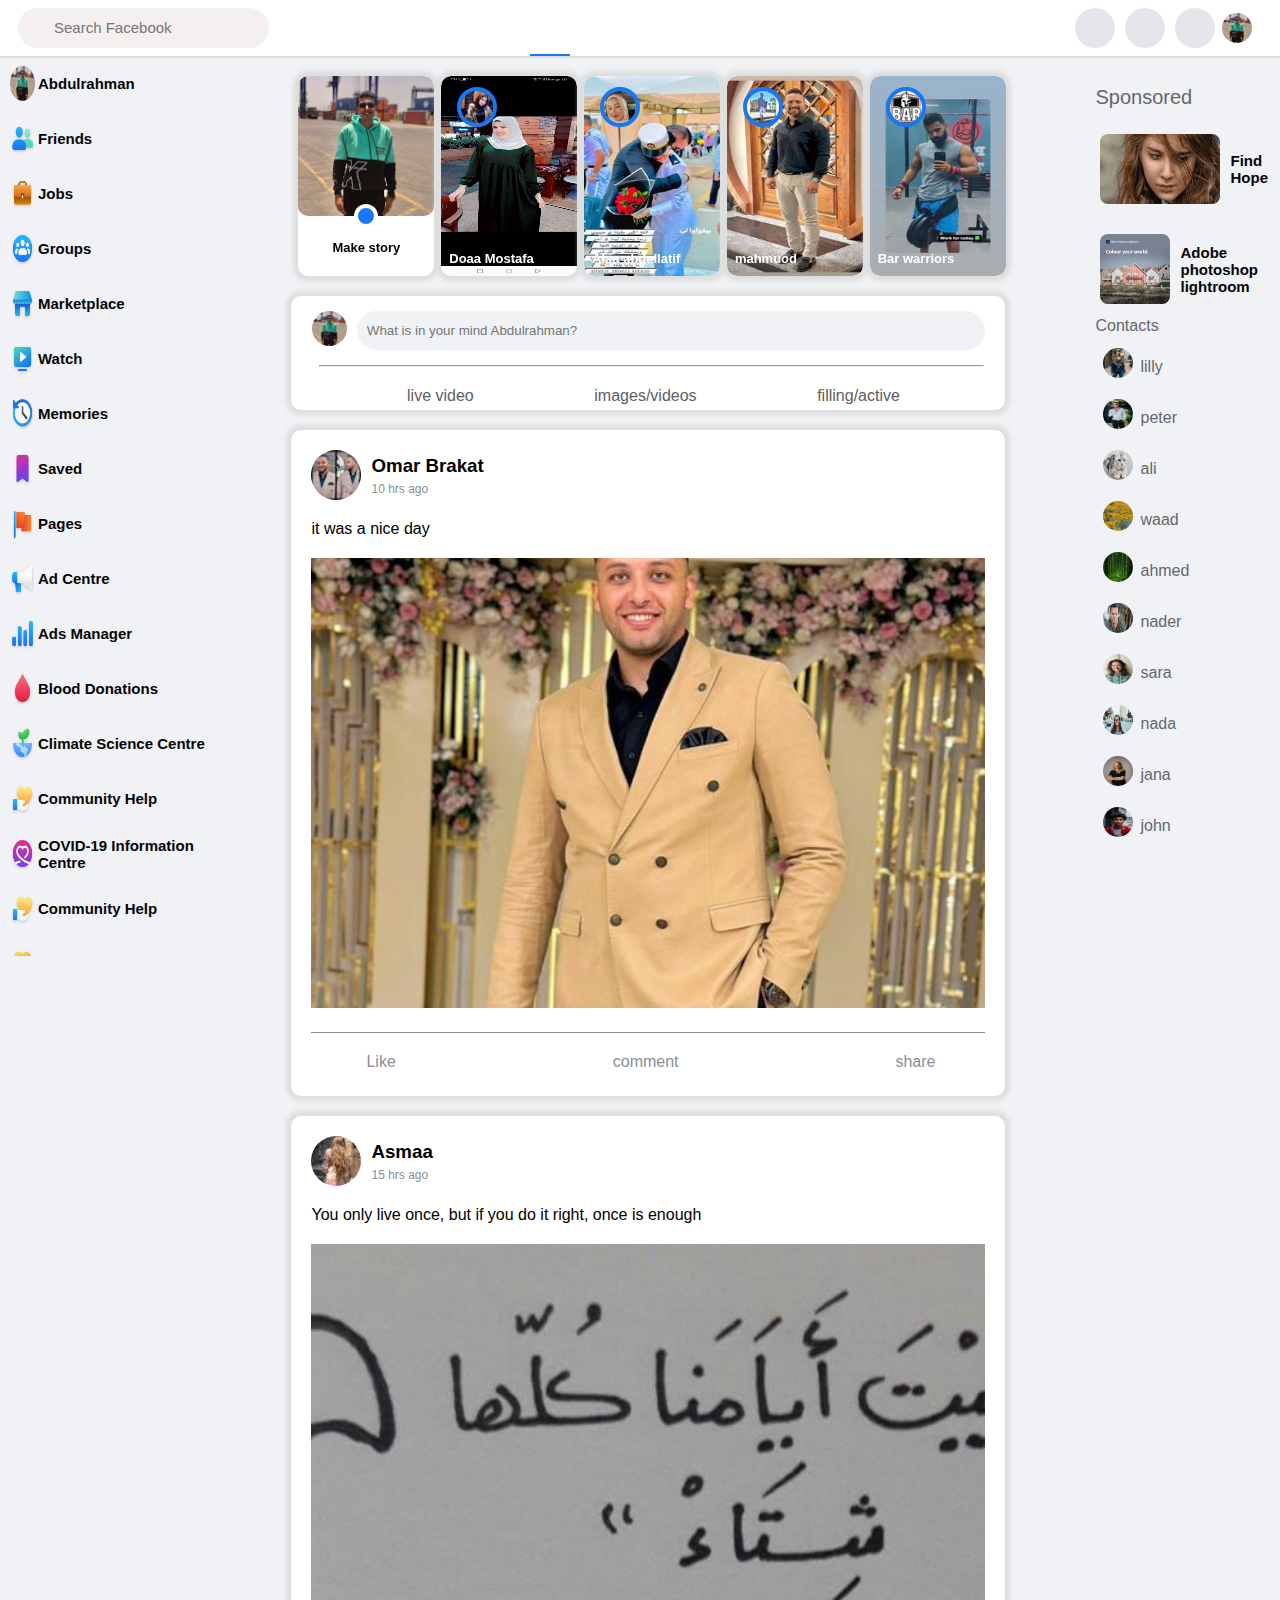
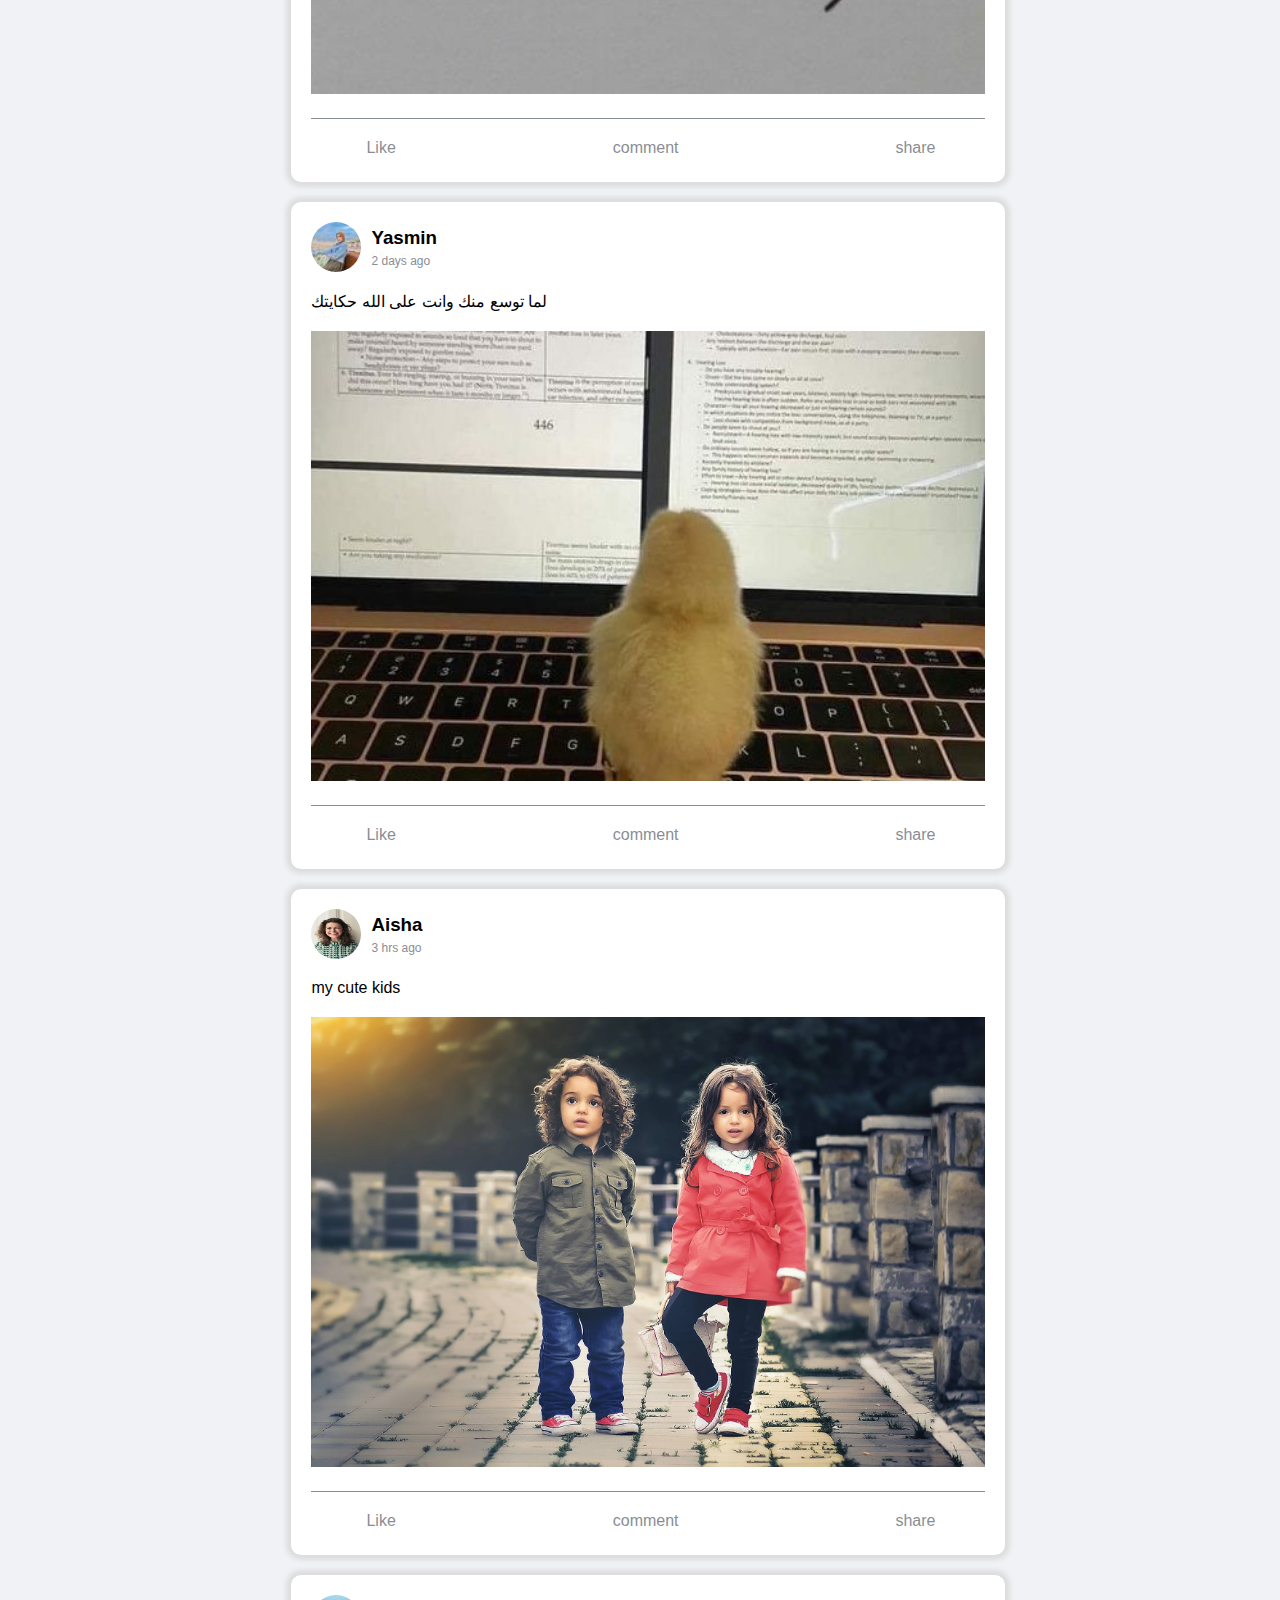
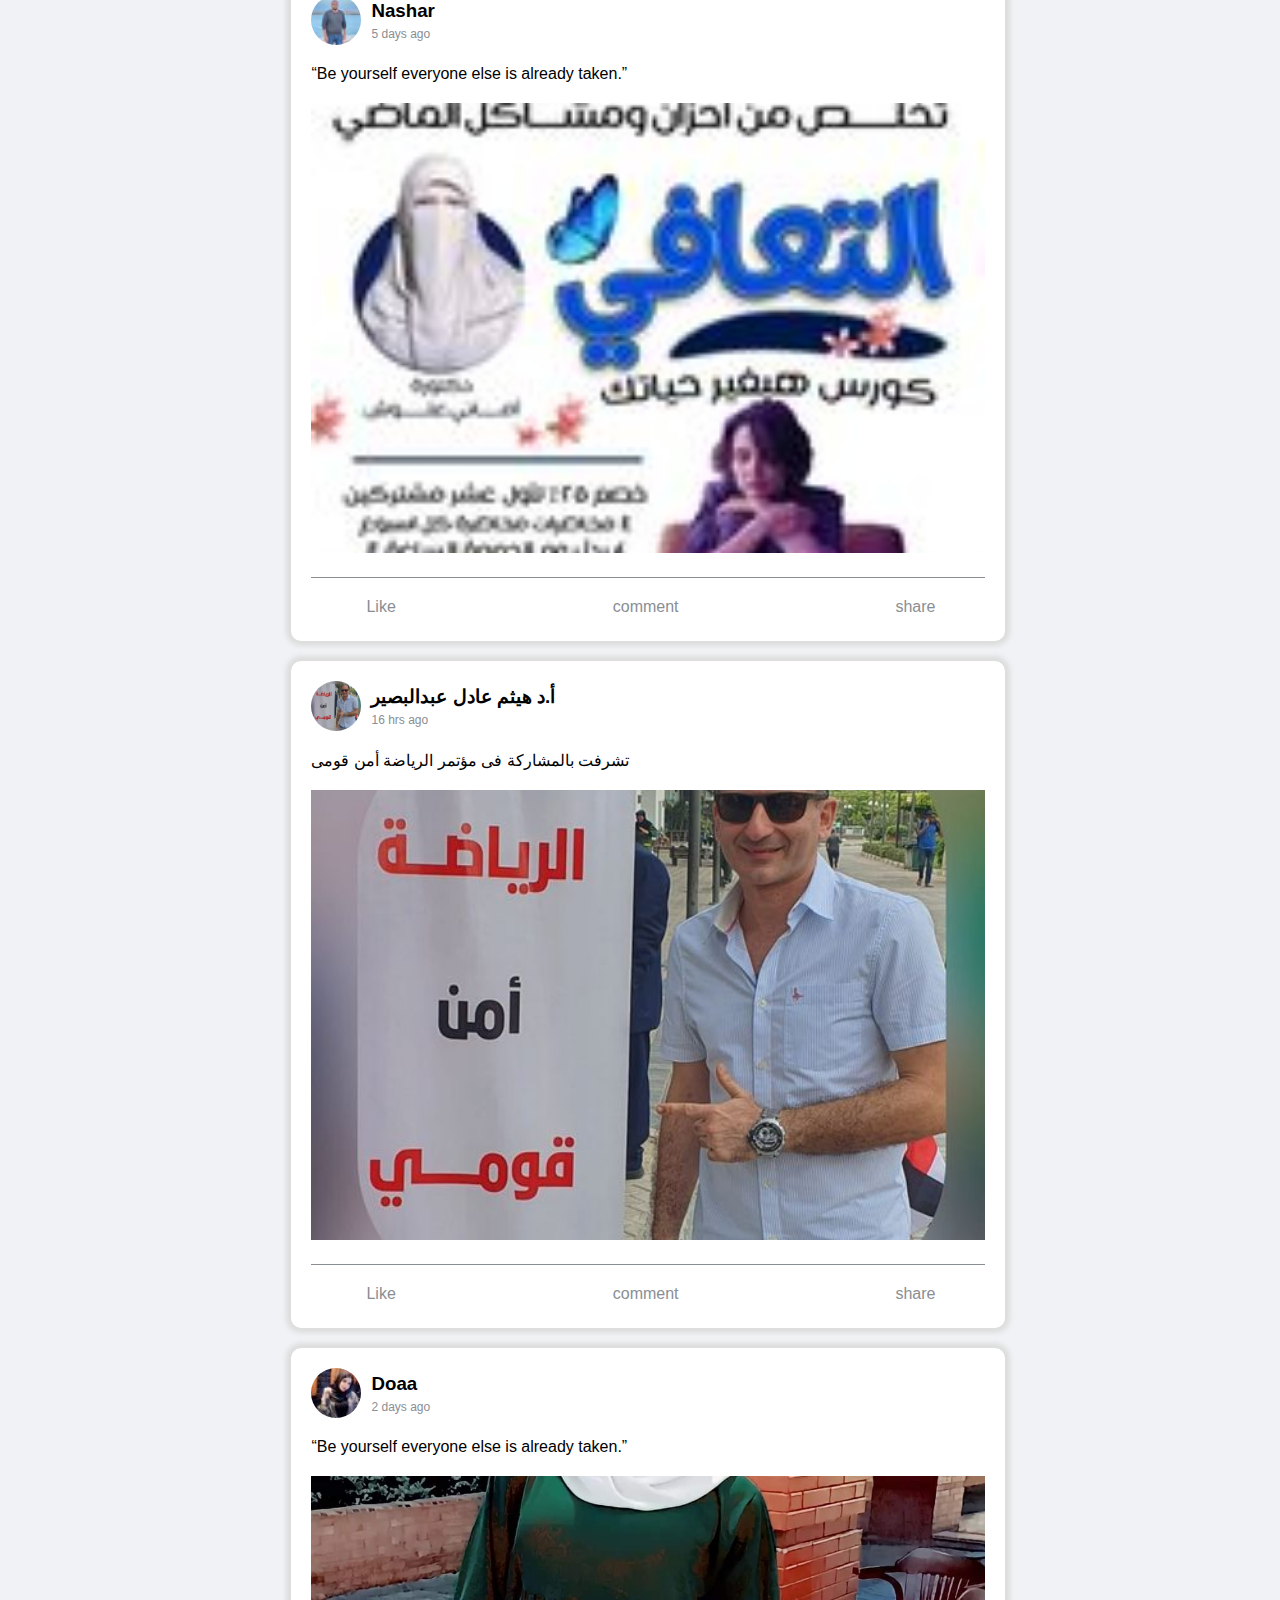
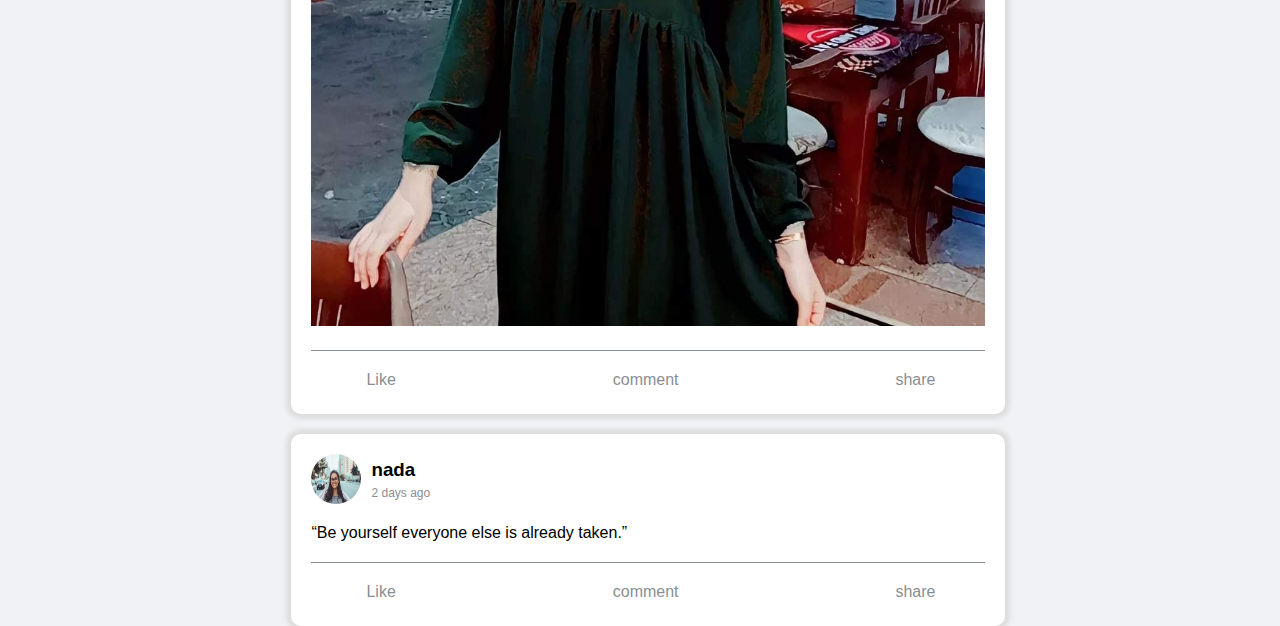
<file: index.html>
<!DOCTYPE html>
<html lang="en">
<head>
    <meta charset="UTF-8">
    <meta http-equiv="X-UA-Compatible" content="IE=edge">
    <meta name="viewport" content="width=device-width, initial-scale=1.0">
    <title>Facebook</title>
    <link rel="stylesheet" href="https://cdnjs.cloudflare.com/ajax/libs/font-awesome/6.0.0-beta2/css/all.min.css"
    integrity="sha512-YWzhKL2whUzgiheMoBFwW8CKV4qpHQAEuvilg9FAn5VJUDwKZZxkJNuGM4XkWuk94WCrrwslk8yWNGmY1EduTA=="
    crossorigin="anonymous" referrerpolicy="no-referrer" 
    <link rel="shortcut icon" href="images/facebook.png" >
    <link rel="stylesheet" href="style.css">
</head>
<body>


    <nav>
        <div class="nav-left" >
            <i class="fab fa-facebook"></i>

            <div class="search">
                <input type="text" placeholder="Search Facebook">
                <i class="fas fa-search"></i>    
            </div>

        </div>

        <div class="nav-middle">
            <a href="#" class="active">
                <i class="fa fa-home"></i>
            </a>

            <a href="#">
                <i class="fas fa-tv"></i>
            </a>

            <a href="#">
                <i class="fas fa-store"></i>
            </a>

            <a href="#">
                <i class="fa fa-users"></i>
            </a>
            <a href="">
                <i class="fas fa-puzzle-piece"></i>
            </a>
        </div>

        <div class="nav-right">

            <a href="#">
                <i class="fas fa-bars"></i>
            </a>
            <a href="#">
                <i class="fab fa-facebook-messenger"></i>
            </a>
            <a href="#">
                <i class="fa fa-bell"></i>
            </a>
            
            <div class="profile">
                <img src="images/unnamed.jpg" alt="user">
            </div>

        </div>
    </nav>



    <section class="sec_All">
        <div class="left_side">
            <ul>
                <li>
                    <img class="userImg" src="images/unnamed.jpg" alt="user">
                    <p>Abdulrahman</p>
                </li>
                <li>
                    <img src="images/-XF4FQcre_i.png" alt="Friends">
                    <p>Friends</p>
                </li>
                <li>
                    <img src="images/EWFR9xI64Mg.png" alt="Jobs">
                    <p>Jobs</p>
                </li>
                <li>
                    <img src="images/mk4dH3FK0jT.png" alt="Groups">
                    <p>Groups</p>
                </li>
                <li>
                    <img src="images/9BDqQflVfXI.png" alt="MarketPlace">
                    <p>Marketplace</p>
                </li>
                <li>
                    <img src="images/A1HlI2LVo58.png" alt="">
                    <p>Watch</p>
                </li>
                <li>
                    <img src="images/AYj2837MmgX.png" alt="user">
                    <p>Memories</p>
                </li>
                <li>
                    <img src="images/2uPlV4oORjU.png" alt="user">
                    <p>Saved</p>
                </li>
                <li>
                    <img src="images/i7hepQ2OeZg.png" alt="user">
                    <p>Pages</p>
                </li>
                <li>
                    <img src="images/_JPdPzLmp9j.png" alt="user">
                    <p>Ad Centre</p>
                </li>
                <li>
                    <img src="images/qR88GIDM38e.png" alt="user">
                    <p>Ads Manager</p>
                </li>
                <li>
                    <img src="images/K4SvMBrrneO.png" alt="user">
                    <p>Blood Donations</p>
                </li>
                <li>
                    <img src="images/tKwWVioirmj.png" alt="user">
                    <p>Climate Science Centre</p>
                </li>
                <li>
                    <img src="images/WreZVYrGEZH.png" alt="user">
                    <p>Community Help</p>
                </li>
                <li>
                    <img src="images/tInzwsw2pVX.png" alt="user">
                    <p>COVID-19 Information Centre</p>
                </li>

                <li>
                    <img src="images/WreZVYrGEZH.png" alt="user">
                    <p>Community Help</p>
                </li>
                <li>
                    <img src="images/c.png" alt="user">
                    <p>Emotional Health</p>
                </li>
                <li>
                    <img src="images/9-o1e6LN_TX.png" alt="user">
                    <p>Events</p>
                </li>
                <li>
                    <img src="images/xH4w-lk44we.png" alt="user">
                    <p>Facebook Pay</p>
                </li>
            </ul>
        </div>

        <div class="middle">
            <div class="container">
                <div class="firstleft  ">
                    <img class="firstimg" src="images/unnamed.jpg" alt="first">
                    <a href="#"><i class="fa-solid fa-plus icons"></i></a>
                    <p>Make story</p>
                </div>
                <div class="firstleft second2">
                    <a href="#"><img class="small" src="images/do.jpg" alt="second"></a>
                    <img class="firstimg second" src="images/doaa.jpg" alt="second">
                    <p>Doaa Mostafa</p>
                </div>

                <div class="firstleft second2">
                    <a href="#"><img class="small" src="images/al.jpg" alt="third"> </a>
                    <a href="#"><img class="firstimg second" src="images/alaa.jpg" alt="first"> </a>
                    <p>Alaa abdellatif</p>
                </div>
                <div class="firstleft second2">
                    <a href="#"><img class="small" src="images/mo.jpg" alt="fourth"> </a>
                    <img class="firstimg second" src="images/mahmud.jpg" alt="first">
                    <p>mahmuod</p>
                </div>
                <div class="firstleft second2">
                    <a href="#"><img class="small" src="images/bar.jpg" alt=""> </a>
                    <img class="firstimg second" src="images/mosaab.jpg" alt="first">
                    <p>Bar warriors</p>
                </div>
            </div>



            <div class="mind">

                <div class="mind2">
                    <a href="#"> <img class="inmind" src="images/unnamed.jpg" alt="hob"></a>
                    <input type="text" placeholder="What is in your mind Abdulrahman?">
                </div>

                <hr>


                <div class="under">
                    <div class="firstu">
                        <a href="#"><i class="fas fa-video"></i></a>
                        <a href="#" class="caption">live video</a>
                    </div>
                    <div class="firstu">
                        <a href="#"><i class="fas fa-images"></i></a>
                        <a href="#" class="caption">images/videos</a>
                    </div>
                    <div class="firstu">
                        <a href="#"><i class="far fa-laugh"></i></a>
                        <a href="#" class="caption">filling/active</a>
                    </div>
                </div>



            </div>



            <div class="Fpost">
                <div class="postDetails">


                    <div class="postDetail">
                        <img src="images/om.jpg" alt="">

                        <div>
                            <h3>Omar Brakat</h3>
                            <p>10 hrs ago</p>
                        </div>

                    </div>

                    <i class="fas fa-ellipsis-h"></i>


                </div>


                <div class="thepost">
                    <p>it was a nice day</p>
                    <img src="images/omar.jpg" alt="">
                </div>




                <div class="reacts">
                    <div>
                        <i class="far fa-thumbs-up"></i>

                        <p>Like</p>
                    </div>
                    <div>
                        <i class="far fa-comment"></i>

                        <p>comment</p>
                    </div>
                    <div>
                        <i class="fas fa-share"></i>


                        <p>share</p>
                    </div>

                </div>

            </div>


            
            <div class="Fpost">
                <div class="postDetails">
                    <div class="postDetail">
                        <img src="images/as.jpg" alt="">
                        <div>
                            <h3>Asmaa </h3>
                            <p>15 hrs ago</p>
                        </div>
                    </div>
                    <i class="fas fa-ellipsis-h"></i>
                </div>
                <div class="thepost">
                    <p>You only live once, but if you do it right, once is enough</p>
                    <img src="images/asm.jpg" alt="">
                </div>
                <div class="reacts">
                    <div>
                        <i class="far fa-thumbs-up"></i>

                        <p>Like</p>
                    </div>
                    <div>
                        <i class="far fa-comment"></i>

                        <p>comment</p>
                    </div>
                    <div>
                        <i class="fas fa-share"></i>


                        <p>share</p>
                    </div>

                </div>
            </div>



            <div class="Fpost">
                <div class="postDetails">
                    <div class="postDetail">
                        <img src="images/ya.jpg" alt="">
                        <div>
                            <h3>Yasmin </h3>
                            <p>2 days ago</p>
                        </div>
                    </div>
                    <i class="fas fa-ellipsis-h"></i>
                </div>
                <div class="thepost">
                    <p>لما توسع منك وانت على الله حكايتك</p>
                    <img width="100px" src="images/koko.jpg" alt="">
                </div>
                <div class="reacts">
                    <div>
                        <i class="far fa-thumbs-up"></i>

                        <p>Like</p>
                    </div>
                    <div>
                        <i class="far fa-comment"></i>

                        <p>comment</p>
                    </div>
                    <div>
                        <i class="fas fa-share"></i>


                        <p>share</p>
                    </div>

                </div>


            </div>
            <div class="Fpost">
                <div class="postDetails">
                    <div class="postDetail">
                        <img src="images/pexels-photo-774909.jpeg" alt="">
                        <div>
                            <h3>Aisha </h3>
                            <p>3 hrs ago</p>
                        </div>
                    </div>
                    <i class="fas fa-ellipsis-h"></i>
                </div>
                <div class="thepost">
                    <p>my cute kids</p>
                    <img width="100px" src="images/child-childrens-baby-children-s.jpg" alt="">
                </div>
                <div class="reacts">
                    <div>
                        <i class="far fa-thumbs-up"></i>

                        <p>Like</p>
                    </div>
                    <div>
                        <i class="far fa-comment"></i>

                        <p>comment</p>
                    </div>
                    <div>
                        <i class="fas fa-share"></i>


                        <p>share</p>
                    </div>

                </div>


            </div>
            <div class="Fpost">
                <div class="postDetails">
                    <div class="postDetail">
                        <img src="images/nash.jpg" alt="">
                        <div>
                            <h3>Nashar </h3>
                            <p>5 days ago</p>
                        </div>
                    </div>
                    <i class="fas fa-ellipsis-h"></i>
                </div>
                <div class="thepost">
                    <p>“Be yourself everyone else is already taken.”</p>
                    <img width="100px" src="images/387774063_6694553823965159_3878451281552705275_n.jpg" alt="">
                </div>
                <div class="reacts">
                    <div>
                        <i class="far fa-thumbs-up"></i>

                        <p>Like</p>
                    </div>
                    <div>
                        <i class="far fa-comment"></i>

                        <p>comment</p>
                    </div>
                    <div>
                        <i class="fas fa-share"></i>


                        <p>share</p>
                    </div>

                </div>
            </div>

            <div class="Fpost">
                <div class="postDetails">
                    <div class="postDetail">
                        <img src="images/hytham.jpg" alt="">
                        <div>
                            <h3>أ.د هيثم عادل عبدالبصير </h3>
                            <p>16 hrs ago</p>
                        </div>
                    </div>
                    <i class="fas fa-ellipsis-h"></i>
                </div>
                <div class="thepost">
                    <p>تشرفت بالمشاركة فى مؤتمر الرياضة أمن قومى</p>
                    <img width="100px" src="images/hytham.jpg" alt="">
                </div>
                <div class="reacts">
                    <div>
                        <i class="far fa-thumbs-up"></i>

                        <p>Like</p>
                    </div>
                    <div>
                        <i class="far fa-comment"></i>

                        <p>comment</p>
                    </div>
                    <div>
                        <i class="fas fa-share"></i>


                        <p>share</p>
                    </div>

                </div>
            </div>

            <div class="Fpost">
                <div class="postDetails">
                    <div class="postDetail">
                        <img src="images/do.jpg" alt="">
                        <div>
                            <h3>Doaa </h3>
                            <p>2 days ago</p>
                        </div>
                    </div>
                    <i class="fas fa-ellipsis-h"></i>
                </div>
                <div class="thepost">
                    <p>“Be yourself everyone else is already taken.”</p>
                    <img width="100px" src="images/doaa.jpg" alt="">
                </div>
                <div class="reacts">
                    <div>
                        <i class="far fa-thumbs-up"></i>

                        <p>Like</p>
                    </div>
                    <div>
                        <i class="far fa-comment"></i>

                        <p>comment</p>
                    </div>
                    <div>
                        <i class="fas fa-share"></i>


                        <p>share</p>
                    </div>

                </div>
            </div>

            <div class="Fpost">
                <div class="postDetails">
                    <div class="postDetail">
                        <img src="images/pexels-photo-1239291.jpeg" alt="">
                        <div>
                            <h3>nada </h3>
                            <p>2 days ago</p>
                        </div>
                    </div>
                    <i class="fas fa-ellipsis-h"></i>
                </div>
                <div class="thepost">
                    <p>“Be yourself everyone else is already taken.”</p>
                </div>
                <div class="reacts">
                    <div>
                        <i class="far fa-thumbs-up"></i>

                        <p>Like</p>
                    </div>
                    <div>
                        <i class="far fa-comment"></i>

                        <p>comment</p>
                    </div>
                    <div>
                        <i class="fas fa-share"></i>


                        <p>share</p>
                    </div>

                </div>
            </div>






        </div>

        <div class="right_side">
            <div class="sponsored">
                <p>Sponsored</p>
                <div>
                    <img src="images/251050403_6248445298689_4362938409879778268_n.jpg" alt="">
                    <h3>Find Hope</h3>
                </div>
                <div>
                    <img src="images/236592212_23848122439070201_4651578862776998849_n.jpg" alt="">
                    <h3>Adobe photoshop <br>lightroom</h3>
                </div>
            </div>


            <div class="contacts">

                <div class="contact_icons">
                    <p>Contacts</p>

                    <div>
                        <i class="fas fa-video"></i>
                        <i class="fas fa-search"></i>
                        <i class="fas fa-ellipsis-h"></i>
                    </div>
                </div>


                
                <ul>
                    <li>
                        <img src="images/pexels-photo-4939461.jpeg" alt="">
                        <p>lilly </p>

                    </li>
                    <li>
                        <img src="images/pexels-photo-1043474.jpeg" alt="">
                        <p>peter</p>
                    </li>
                    <li>
                        <img src="images/pexels-photo-156934.jpeg" alt="">
                        <p>ali</p>
                    </li>
                    <li>
                        <img src="images/pexels-photo-4691417.jpeg" alt="">
                        <p>waad</p>
                    </li>
                    <li>
                        <img src="images/pexels-photo.jpg" alt="">
                        <p>ahmed</p>
                    </li>
                    <li>
                        <img src="images/pexels-photo-1300402.jpeg" alt="">
                        <p>nader</p>
                    </li>
                    <li>
                        <img src="images/pexels-photo-774909.jpeg" alt="">
                        <p>sara</p>
                    </li>
                    <li>
                        <img src="images/pexels-photo-1239291.jpeg" alt="">
                        <p>nada</p>
                    </li>
                    <li>
                        <img src="images/pexels-photo-1024311.jpeg" alt="">
                        <p>jana</p>
                    </li>
                    <li>
                        <img src="images/pexels-photo-1681010.jpeg" alt="">
                        <p>john</p>
                    </li>
                </ul>
            </div>

        </div>
    </section>

</body>
</html>
</file>
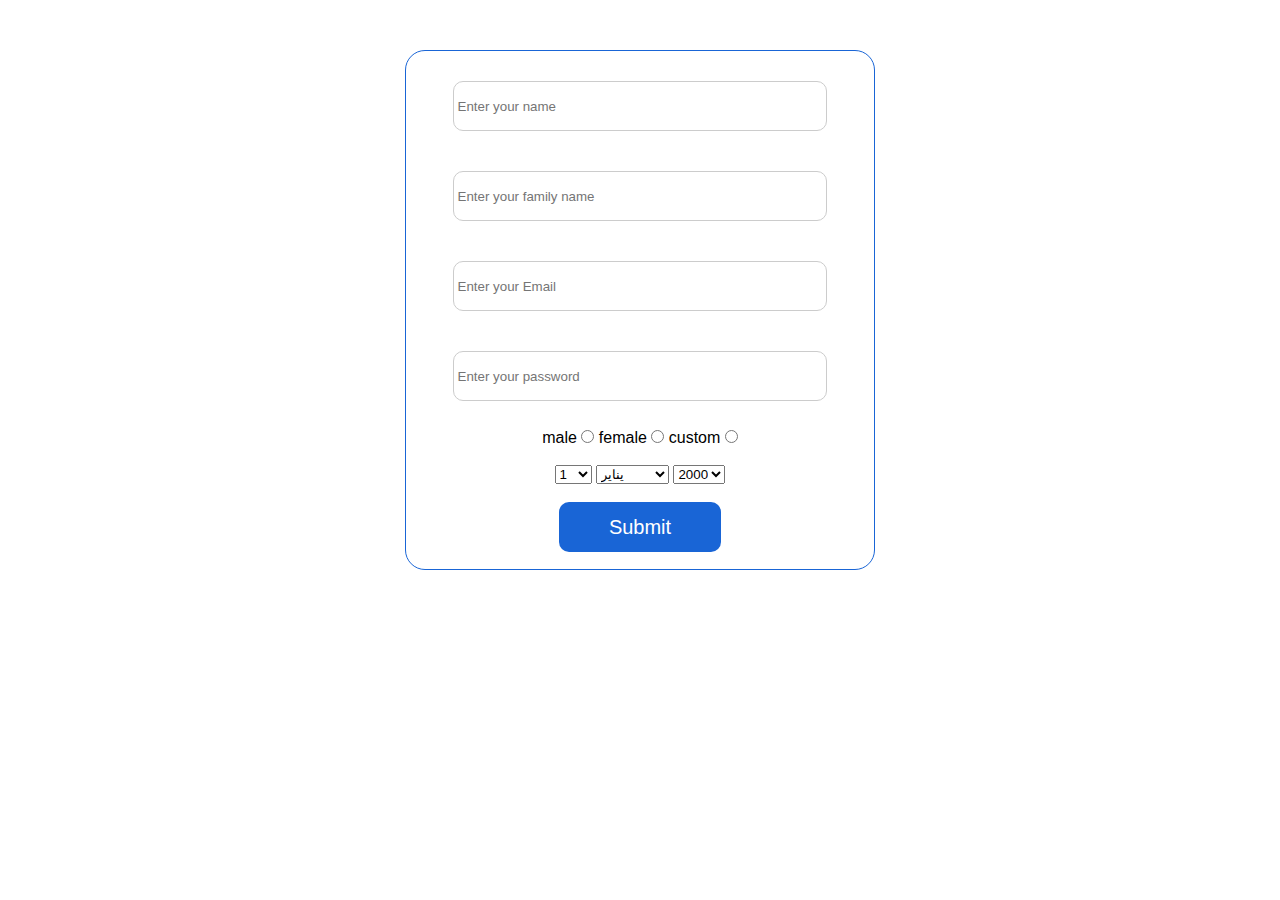
<file: creat account.html>
<!DOCTYPE html>
<html lang="en">
<head>
    <meta charset="UTF-8">
    <meta name="viewport" content="width=device-width, initial-scale=1.0">
    <title>Document</title>
    <link rel="stylesheet" href="style.css">
    <link rel="stylesheet" href="style2.css">
</head>
<body>
    <span id="error"></span>
    <form  onsubmit="formValidate();" class="creat" action="Login.html">
       
            <input type="text" placeholder=" Enter your name"  id="name" > <br>
            <input type="text" placeholder=" Enter your family name" id=" family " > <br>
           <input type="Email" placeholder=" Enter your Email" id="Email"> <br>
            <input type="password" placeholder=" Enter your password" id="password" > <br> <br>
            <label > male</label>
            <input type="radio" name=" " value=" male">
            <label > female</label>
            <input type="radio" name=" " value=" female">
            <label > custom</label>
            <input type="radio" name=" " value="custom "> <br> <br>
            <select name=" days" >
                <option value=" 1"> 1</option>
                <option value=" 2"> 2</option>
                <option value=" 3"> 3</option>
                <option value=" 4"> 4</option>
                <option value=" 5"> 5</option>
                <option value=" 6"> 6</option>
                <option value=" 7"> 7</option>
                <option value=" 8"> 8</option>
                <option value=" 9"> 9</option>
                <option value=" 10"> 10</option>
                <option value=" 11"> 11</option>
                <option value=" 12"> 12</option>
                <option value=" 13"> 13</option>
                <option value=" 14 "> 14</option>
                <option value=" 15"> 15</option>
                <option value=" 16"> 16</option>
                <option value=" 17">17 </option>
                <option value=" 18"> 18</option>
                <option value=" 19"> 19</option>
                <option value=" 20">20 </option>
                <option value=" 21"> 21</option>
                <option value=" 22"> 22</option>
                <option value=" 23"> 23</option>
                <option value=" 24">24 </option>
                <option value=" 25">25 </option>
                <option value=" 26"> 26</option>
                <option value=" 27">27 </option>
                <option value=" 28"> 28</option>
                <option value=" 29">29 </option>
                <option value=" 30"> 30</option>
            </select>
            <select name=" month" >
                <option value=" يناير"> يناير</option>
                <option value=" فبراير"> فبراير</option>
                <option value=" مارس"> مارس</option>
                <option value=" إبريل"> إبريل</option>
                <option value=" مايو">مايو </option>
                <option value=" يونيو"> يونيو</option>
                <option value=" يوليو">يوليو </option>
                <option value=" أغسطس">أغسطس </option>
                <option value=" سبتمبر"> سبتمبر</option>
                <option value=" أكتوبر">أكتوبر </option>
                <option value="نوفمبر">نوفمبر </option>
                <option value=" ديسمبر"> ديسمبر</option>
            </select>
            <select name=" years" >
                <option value=" 2000">2000</option>
                <option value=" 2001">2001</option>
                <option value=" 2002">2002</option>
                <option value=" 2003">2003</option>
                <option value=" 2004">2004</option>
                <option value=" 2005">2005</option>
                <option value=" 2006">2006</option>
                <option value=" 2007">2007</option>
                <option value=" 2008">2008</option>
                <option value=" 2009">2009</option>
                <option value=" 2010">2010</option>
                <option value=" 2011">2011</option>
                <option value=" 2012">2012</option>
                <option value=" 2013">2013</option>
                <option value=" 2014">2014</option>
                <option value=" 2015">2015</option>
                <option value=" 2016">2016</option>
                <option value=" 2017">2017</option>
                <option value=" 2018">2018</option>
                <option value=" 2019">2019</option>
                <option value=" 2020">2020</option>
                <option value=" 2021">2021</option>
                <option value=" 2022">2022</option>
                <option value=" 2023">2023</option>
                <option value=" 2024">2024</option>
                <option value=" 2025">2025</option>
                <option value=" 2026">2026</option>
                <option value=" 2027">2027</option>
                <option value=" 2028">2028</option>
                <option value=" 2029">2029</option>
                <option value=" 2030">2030</option>
            </select> <br> <br>
            <input type="submit" class="sub">
    </form> 




    <script src="main.js"></script>
</body>
</html>
</file>
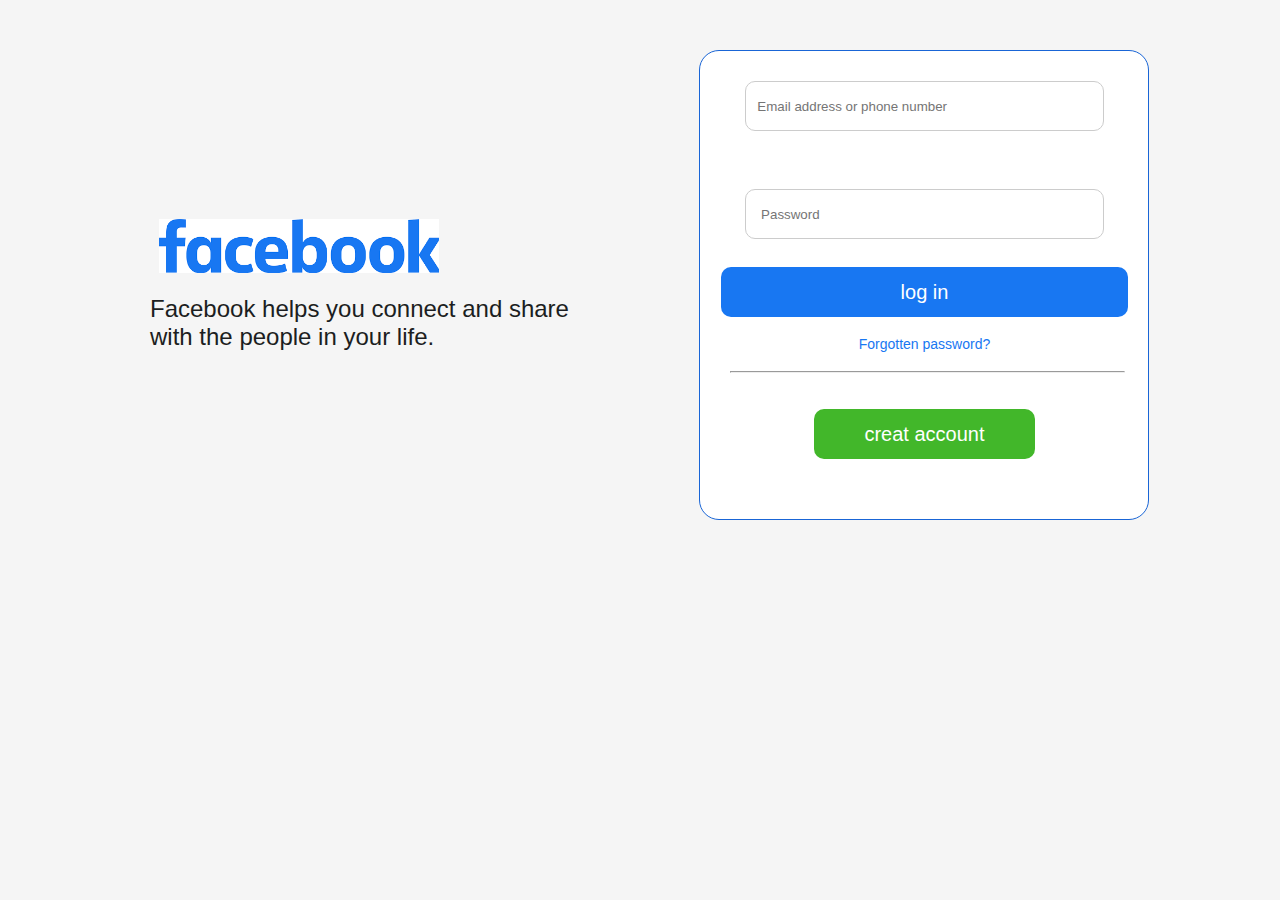
<file: login.html>
<!DOCTYPE html>
<html lang="en">
<head>
    <meta charset="UTF-8">
    <meta name="viewport" content="width=device-width, initial-scale=1.0">
    <title>Document</title>
    <link rel="stylesheet" href="style.css">
    <link rel="stylesheet" href="style2.css">
</head>
<body  id="body">
   <div class="all">
    <div class="word">
         <img src="images/images.png" > <br> <br>
        <h2> Facebook helps you connect and share <br> with the people in your life. </h2>
    </div>
    
    <div class="login">
        <form action="index.html">
            <input type="text" required placeholder="   Email address or phone number"  > <br> <br>
            <input type="password" required placeholder="    Password"  > <br><br>
            <a href=""> <button> log in </button></a>  <br> <br>
           <a class="qust" href="#">  Forgotten password? </a> <br> <br>
            <hr> <br> <br>
        </form>
        <form action="creat account.html">
            <button class="but2"> creat account</button> 
           
        </form>
    </div>
    </div>



    <script src="main.js"></script>
</body>
</html>
</file>
<file: style.css>
*{
    margin:0;
    padding:0;
    box-sizing: border-box;
    font-family: sans-serif;
}


nav {
    display: flex;
    justify-content: space-between;
    background-color: white;
    height:56px;
    width:100%;
    box-shadow: 0px 1px 3px #ccc;
    padding: 8px 13px 0px 13px;
    position: sticky;
    top: 0;
    z-index: 3;
}

.nav-left {
    display: flex;
}

.nav-left .fa-facebook{
    color: #1877f2;
    font-size: 40px;
}

.search{
    position: relative;
}

.search .fa-search{
    color: #606770;
    position: absolute;
    font-size: 15px;
    left: 15px;
    top: 12px;
}

.search input  {
    border: none;
    margin-left: 5px;
    background-color: #f5f0f0;
    border-radius: 50px;
    padding:7px 16px 9px 36px;
    color: #606770;
    font-size: 15px;
    height: 40px;
}

.nav-left input:focus {
    outline: none;
}

/* nav middle */

.nav-middle{
    display: flex;
    align-items: flex-end;
}

.nav-middle a {
    text-decoration: none;
    color: #65676b;
    font-size: 25px;
    padding:10px 20px;
    margin:0px 10px;
    border-radius: 8px;
}

.nav-middle a:hover {
    background-color: rgba(0, 0, 0,0.05);

}


.nav-middle .active{
    color: #1877f2;
    border-radius: 0px;
    border-bottom: 2px solid #1877f2;
}
.nav-middle .active:hover {
    background-color: white;

}



.nav-right{
    display: flex;
    align-items: center;
    padding-bottom: 8px;

}

.nav-right .profile{
    display: flex;
    align-items: center;
    margin-right: 5px;
    padding: 2px 10px 2px 2px;
    border-radius: 8px;
}


.profile img {
    width: 30px;
    height: 30px;
    border-radius: 50%;
}

.nav-right .profile p{
    color:#050505 ; 
    font-size: 15px;
    font-weight: bold;
    margin-left: 3px;
}


.nav-right  a {
    text-decoration: none;
    color: #050505;
    background-color: #e4e6eb;
    border-radius: 50%;
    font-size:18px;
    margin: 5px;
    display: flex;
    justify-content: center;
    align-items: center;
    width: 40px;
    height: 40px;
}


.sec_All {
    display: flex;
    justify-content: space-between;
    background-color: #f0f2f5;

}

.left_side {
    background-color: #f0f2f5;
    height: 100vh;
    overflow: hidden;
    position: sticky;
    left: 0;
    top: 56px;
    width: 350px;
}


.left_side:hover {
    overflow: scroll;

}

.left_side li {
    display: flex;
    align-items: center;
    padding:10px 10px 10px;
    border-radius: 8px;
}

.left_side img{
    width:25px;
    height: 35px;
}

.left_side p{
    color:#050505; 
    font-size: 15px;
    font-weight: bold;
    margin-left: 3px;
}

.userImg{
    border-radius: 50%;
    
}

.right_side{
    background-color:#f0f2f5;
    height: 100vh;
    overflow-y: hidden;
    position: sticky;
    right: 0;
    top: 56px;
    padding:20px;
    width: 300px;
}
.right_side:hover {
    overflow-y: scroll;

}

.sponsored p{
    color: #65676b;
    font-size: 20px;
    margin-top: 10px;

}

.sponsored div {
    display: flex;
    align-items: center;
    margin-top: 20px;
    color: #050505;
    border-radius: 8px;
    padding: 5px 50px 5px 5px;
}

.sponsored img{
    border-radius: 8px;
    width: 120px;
    height: 70px;
}
.sponsored h3{
    margin-left: 10px;
    font-size: 15px;
}


.contact_icons {
    display: flex;
    justify-content: space-between;
    align-items: flex-end;
}

.contacts p{
    color: #65676b;
    font-size: 16px;
    margin-top: 8px;
}

.contact_icons i{
    color: #65676b;
    margin: 0px 5px;
}


.contacts li{
    margin-top: 5px;
    display: flex;
    align-items: center;
    padding: 8px;
    border-radius: 8px;
}


.contacts img{
    height: 30px;
    width: 30px;
    border-radius: 50%;
}

.contacts li p{
    margin-left: 7px;
}

.contacts li:hover{
    background-color: rgba(0, 0, 0,0.05);
}

.middle {
    padding: 0 70px;
}


.container
{
    display: flex;
    /* justify-content: space-between; */
    margin-top: 20px;
}

.firstleft
{
    width: 100%;
    height: 200px;
    background-color: white;
    overflow:hidden;
    margin-left: 7px;
    /* width:90%; */
    /* height:250px; */
    border-radius: 10px;
    box-shadow: 0 0 5px 5px #ddd;
    position:relative;

}

.firstleft .icons
{
    font-size: 20px;
    color:white;
    position: absolute;
    top: 70%;
    left: 50%;
    transform: translate(-50%, -50%);
    background-color: #1877F2;
    padding:8px;
    border-radius: 50%;
    object-fit: cover;
    border:solid 4px  white;
}
.firstleft p
{
    font-weight: bold;
    text-align: center;
    margin-top: 20px;
    font-size: 13px;
    color:black;
}
.firstleft .firstimg
{
    width:100%;
    height:140px;
    border-radius: 10px;
    position: relative;
    /* transition:all ease-in-out 1s; */

}



.second2 
{
    position:relative;
}
.second2 .small
{
    position:absolute;
    top: 11px;
    left: 16px;
    width:40px;
    height:40px;
    border-radius: 50%;
    z-index: 2;
    border: solid 4px #1877F2;
}
.second2 .second
{
    height: 100%;
}


.second2 p
{
    color:white;
    position: absolute;
    bottom:10px;
    left:8px;
} 

.mind
{
    background:white;
    border-radius: 10px;
    box-shadow: 0 0 5px 5px #ddd;
    margin: 20px 0px;
    padding-top: 5px;
}

.mind2 {
    display: flex;
    justify-content: center;
    padding-top: 10px;
}

.mind .inmind
{
    border-radius: 50%;
    width:35px;
    height:35px;
    margin-right: 10px;
}

.mind hr
{
    margin-top: 15px;
    margin-left: 28px;
    width:93%;
    background-color:rgb(190, 189, 189);
}

.mind input {
    outline: none;
    width: 88%;
    border: none;
    border-radius: 50px;
    background:#f0f2f5;
    padding:10px;

}
.mind input:hover
{
    background-color: rgba(0, 0, 0,0.1);
}

.under {
    display: flex;
    justify-content: space-evenly;
    margin-top: 10px;
}


.fa-video{
    color: #f3425f;
}
.fa-images{
    color: #45bd62;
}
.fa-laugh{
    color: #f7b928;
}
.under i
{
    font-size:25px;
}

.under .firstu
{
    display:flex;
    padding: 5px;
}

.under .firstu:hover
{
    background-color: rgba(0, 0, 0,0.05);
    border-radius: 10px;
}

.under .firstu .caption
{
    margin:5px 0 0 10px;
    color:rgb(94 94 94);
    text-decoration: none;
}



.Fpost{
    background-color: white;
    padding:20px 20px 5px 20px;
    border-radius: 10px;
    box-shadow: 0 0 5px 5px #ddd;
    margin-top: 20px;
}

.postDetails {
    display: flex;
    justify-content: space-between;
    align-items: center;
}
.postDetail {
    display: flex;
    justify-content: space-between;
    align-items: center;
}

.postDetail img{
    width: 50px;
    height: 50px;
    border-radius: 50%;
    margin-right: 10px;
}

.postDetail  p{
    color: #898e94;
    font-size: 12px;
    margin-top: 5px;
}
.thepost p{
    margin: 20px 0px;
}

.thepost img{
    width: 100%;
    height: 450px;
    object-fit: cover;
}

.reacts{
    padding: 20px 50px 0;
    border-top: 1px solid #898e94;
    margin: 20px 0;
    display: flex;
    align-items: center;
    justify-content: space-between;
    color: #898e94;
    
}

.reacts i{
    color: #898e94;
    margin-right: 5px;
}

.reacts div{
    display: flex;
    align-items: center;
}




@media  only screen and (max-width:1080px){

    .middle{
        padding: 0px 50px;
    }
    .left_side{
        display: none;
    }
    .search input{
        width: 50px;
    }
    
}


@media  only screen and (max-width:882px){

    .middle{
        padding: 0px 3px;
    }
    .right_side{
        display: none;
    }
    .nav-middle{
        display: none;
    }
}
</file>
<file: style2.css>
.all{
    display: flex;
    justify-content: space-around;
    text-align: center;
    align-items: center;
 
}
.word{
    margin-left: 150px;
}
.word h2{
    font-size: 24px;
    font-family: Arial, Helvetica, sans-serif;
    font-weight: normal;
    line-height: 28px;
    color: #1c1e21;
    text-align: start;
}
.word img{
   width: 280px;
 
   margin-left: -120px;
}
.login{
     width: 450px;
     height: 470px;
     background-color: #ffffff;
     border: 1px solid #1965d6;
     border-radius: 20px;
     margin: 50px auto;
}
input[type="text"] , [type="password"] , [type="Email"] {
    width: 80%;
    height: 50px;
    margin-top: 30px;
    margin-bottom: 10px;
    border: 1px solid #ccc;
    border-radius: 10px;
    outline: none;
}
.login a button{
    background-color:#1877f2 ;
    color: #ffffff;
    font-size: 20px;
    font-family: Arial, Helvetica, sans-serif;
    padding: 0px 180px;
    height: 50px;
    border: none;
    border-radius: 10px;
}
.qust{
    color:#1877f2 ;
    font-size: 14px;
    font-family: Arial, Helvetica, sans-serif;
    text-decoration: none;
}
hr{
    width: 88%;
    margin-left: 30px;
}
.but2{
    background-color:#42b72a ;
    color: #ffffff;
    font-size: 20px;
    font-family: Arial, Helvetica, sans-serif;
    padding: 0px 50px;
    height: 50px;
    border: none;
    border-radius: 10px;
}

.creat{
    width: 470px;
    height: 520px;
    background-color: #fff;
    border: 1px solid #1965d6;
    border-radius: 20px;
    margin: 50px auto;
    text-align: center;
}
.sub{
    background-color:#1965d6;
    color: #ffffff;
    font-size: 20px;
    font-family: Arial, Helvetica, sans-serif;
    padding: 0px 50px;
    height: 50px;
    border: none;
    border-radius: 10px;   
}

#body{
    background-color: whitesmoke;
}
</file>
